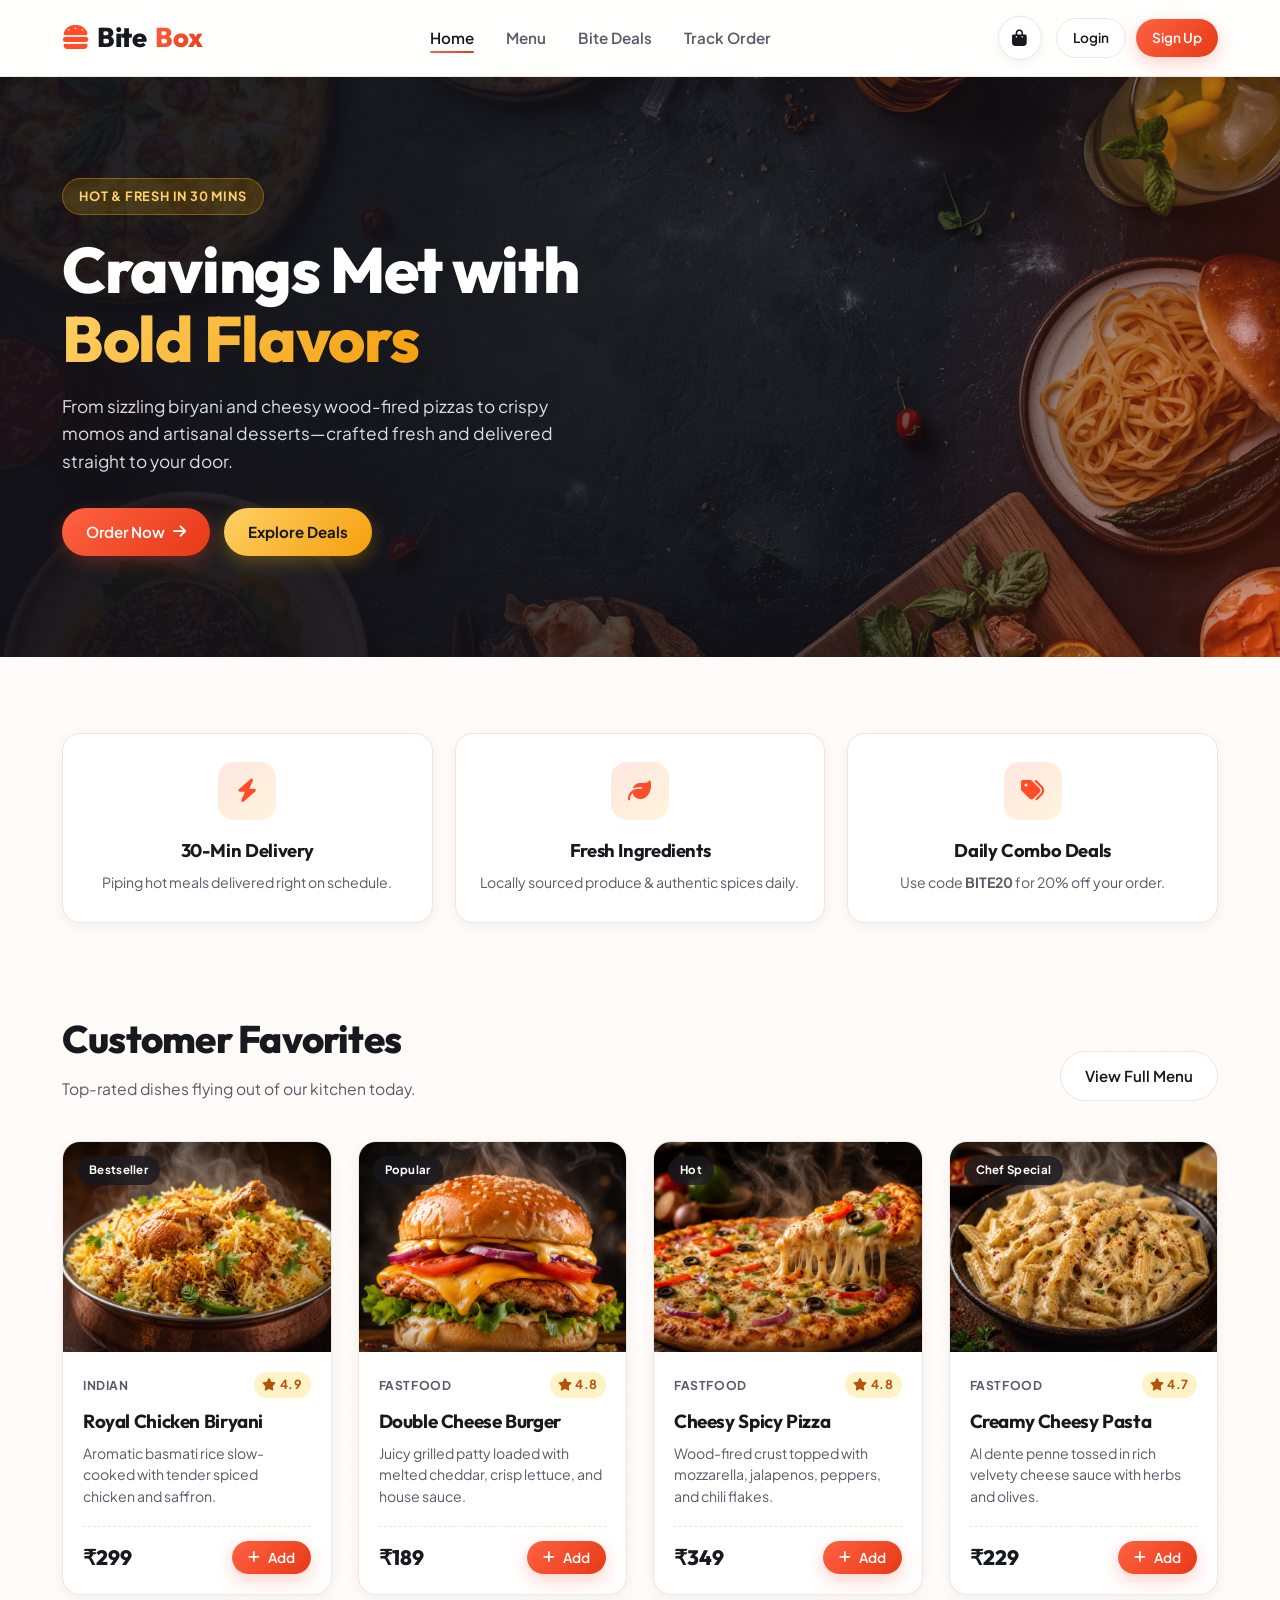
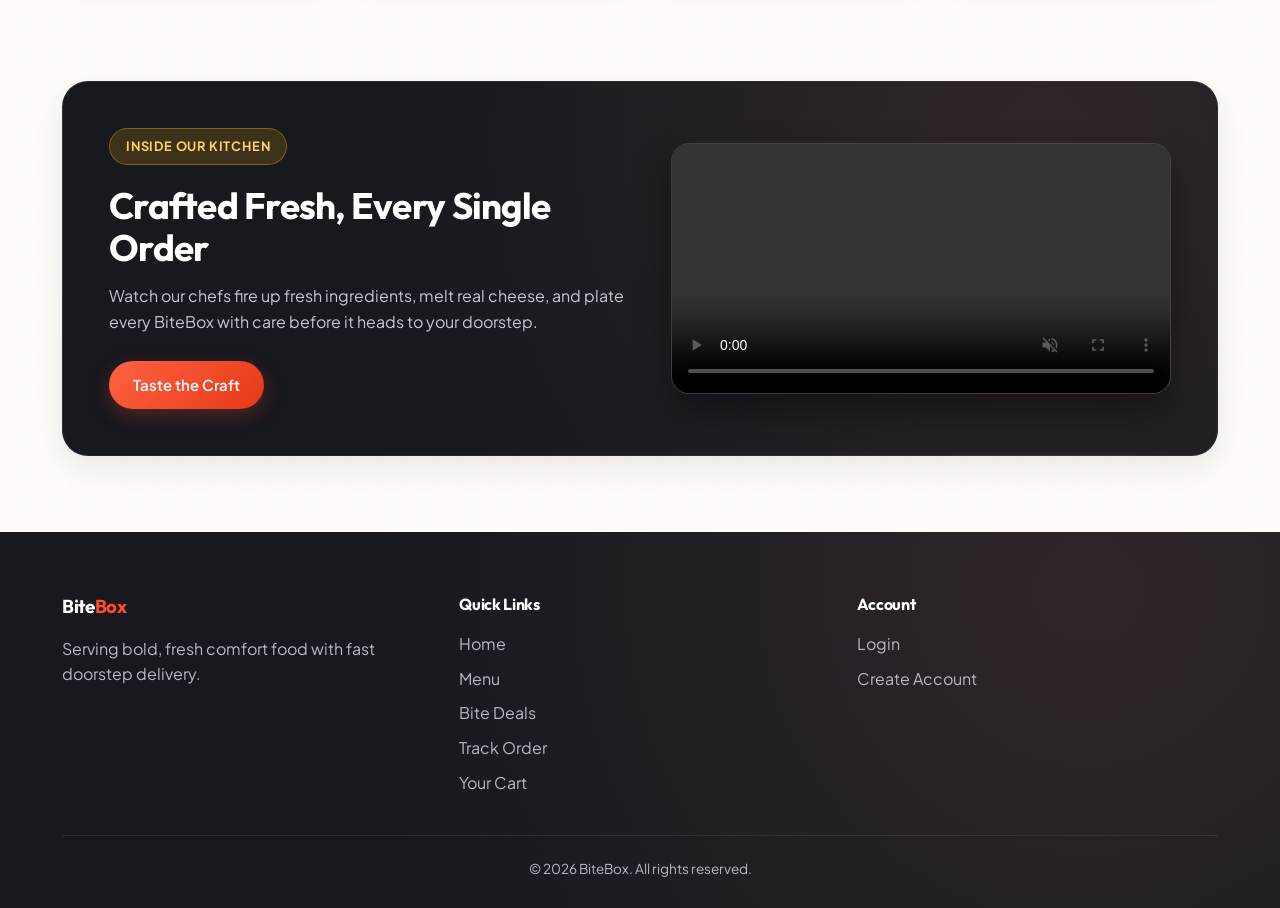
<file: index.html>
<!DOCTYPE html>
<html lang="en">
<head>
  <meta charset="UTF-8">
  <meta name="viewport" content="width=device-width, initial-scale=1.0">
  <title>BiteBox | Fresh Flavors Delivered Fast</title>
  <link rel="apple-touch-icon" sizes="180x180" href="css/image/favicon/apple-touch-icon.png">
  <link rel="icon" type="image/png" sizes="32x32" href="css/image/favicon/favicon-32x32.png">
  <link rel="icon" type="image/png" sizes="16x16" href="css/image/favicon/favicon-16x16.png">
  <link rel="manifest" href="css/image/favicon/site.webmanifest">
  <link rel="stylesheet" href="https://cdnjs.cloudflare.com/ajax/libs/font-awesome/6.5.1/css/all.min.css">
  <link rel="stylesheet" href="css/style.css">
</head>
<body>

  <header class="navbar">
    <div class="container nav-container">
      <a href="index.html" class="brand"><i class="fa-solid fa-burger" style="color: var(--primary);"></i> Bite<span>Box</span></a>
      <ul class="nav-links">
        <li><a href="index.html" class="active">Home</a></li>
        <li><a href="menu.html">Menu</a></li>
        <li><a href="biteDeals.html">Bite Deals</a></li>
        <li><a href="track.html">Track Order</a></li>
      </ul>
      <div class="nav-actions">
        <a href="cart.html" class="cart-btn" aria-label="Cart">
          <i class="fa-solid fa-bag-shopping"></i>
          <span class="cart-badge">0</span>
        </a>
        <div id="auth-slot" style="display:flex; align-items:center; gap:10px;">
          <a href="login.html" class="btn btn-outline btn-sm">Login</a>
          <a href="signup.html" class="btn btn-primary btn-sm">Sign Up</a>
        </div>
        <button class="menu-toggle" aria-label="Menu"><i class="fa-solid fa-bars"></i></button>
      </div>
    </div>
  </header>

  <section class="hero">
    <div class="container">
      <div class="hero-content">
        <span class="hero-tag">Hot & Fresh in 30 Mins</span>
        <h1>Cravings Met with <span>Bold Flavors</span></h1>
        <p>From sizzling biryani and cheesy wood-fired pizzas to crispy momos and artisanal desserts—crafted fresh and delivered straight to your door.</p>
        <div class="hero-actions">
          <a href="menu.html" class="btn btn-primary">Order Now <i class="fa-solid fa-arrow-right"></i></a>
          <a href="biteDeals.html" class="btn btn-secondary">Explore Deals</a>
        </div>
      </div>
    </div>
  </section>

  <section class="section">
    <div class="container">
      <div class="features-grid">
        <div class="feature-box">
          <div class="feature-icon"><i class="fa-solid fa-bolt"></i></div>
          <h3>30-Min Delivery</h3>
          <p style="font-size:0.88rem; color:var(--dark-muted);">Piping hot meals delivered right on schedule.</p>
        </div>
        <div class="feature-box">
          <div class="feature-icon"><i class="fa-solid fa-leaf"></i></div>
          <h3>Fresh Ingredients</h3>
          <p style="font-size:0.88rem; color:var(--dark-muted);">Locally sourced produce & authentic spices daily.</p>
        </div>
        <div class="feature-box">
          <div class="feature-icon"><i class="fa-solid fa-tags"></i></div>
          <h3>Daily Combo Deals</h3>
          <p style="font-size:0.88rem; color:var(--dark-muted);">Use code <strong>BITE20</strong> for 20% off your order.</p>
        </div>
      </div>
    </div>
  </section>

  <section class="section" style="padding-top: 10px;">
    <div class="container">
      <div class="section-header">
        <div>
          <h2>Customer Favorites</h2>
          <p>Top-rated dishes flying out of our kitchen today.</p>
        </div>
        <a href="menu.html" class="btn btn-outline">View Full Menu</a>
      </div>
      <div class="grid" id="featured-grid"></div>
    </div>
  </section>

  <section class="section" style="padding-top: 10px;">
    <div class="container">
      <div class="video-showcase">
        <div class="video-text">
          <span class="hero-tag">Inside Our Kitchen</span>
          <h2>Crafted Fresh, Every Single Order</h2>
          <p>Watch our chefs fire up fresh ingredients, melt real cheese, and plate every BiteBox with care before it heads to your doorstep.</p>
          <a href="menu.html" class="btn btn-primary">Taste the Craft</a>
        </div>
        <video autoplay muted loop playsinline controls>
          <source src="css/image/media/food video.mp4" type="video/mp4">
          Your browser does not support HTML5 video.
        </video>
      </div>
    </div>
  </section>

  <footer class="footer">
    <div class="container">
      <div class="footer-grid">
        <div>
          <h3>Bite<span style="color:var(--primary);">Box</span></h3>
          <p>Serving bold, fresh comfort food with fast doorstep delivery.</p>
        </div>
        <div>
          <h4>Quick Links</h4>
          <ul>
            <li><a href="index.html">Home</a></li>
            <li><a href="menu.html">Menu</a></li>
            <li><a href="biteDeals.html">Bite Deals</a></li>
            <li><a href="track.html">Track Order</a></li>
            <li><a href="cart.html">Your Cart</a></li>
          </ul>
        </div>
        <div>
          <h4>Account</h4>
          <ul>
            <li><a href="login.html">Login</a></li>
            <li><a href="signup.html">Create Account</a></li>
          </ul>
        </div>
      </div>
      <div class="footer-bottom">&copy; 2026 BiteBox. All rights reserved.</div>
    </div>
  </footer>

  <script src="js/scripts.js"></script>
</body>
</html>
</file>
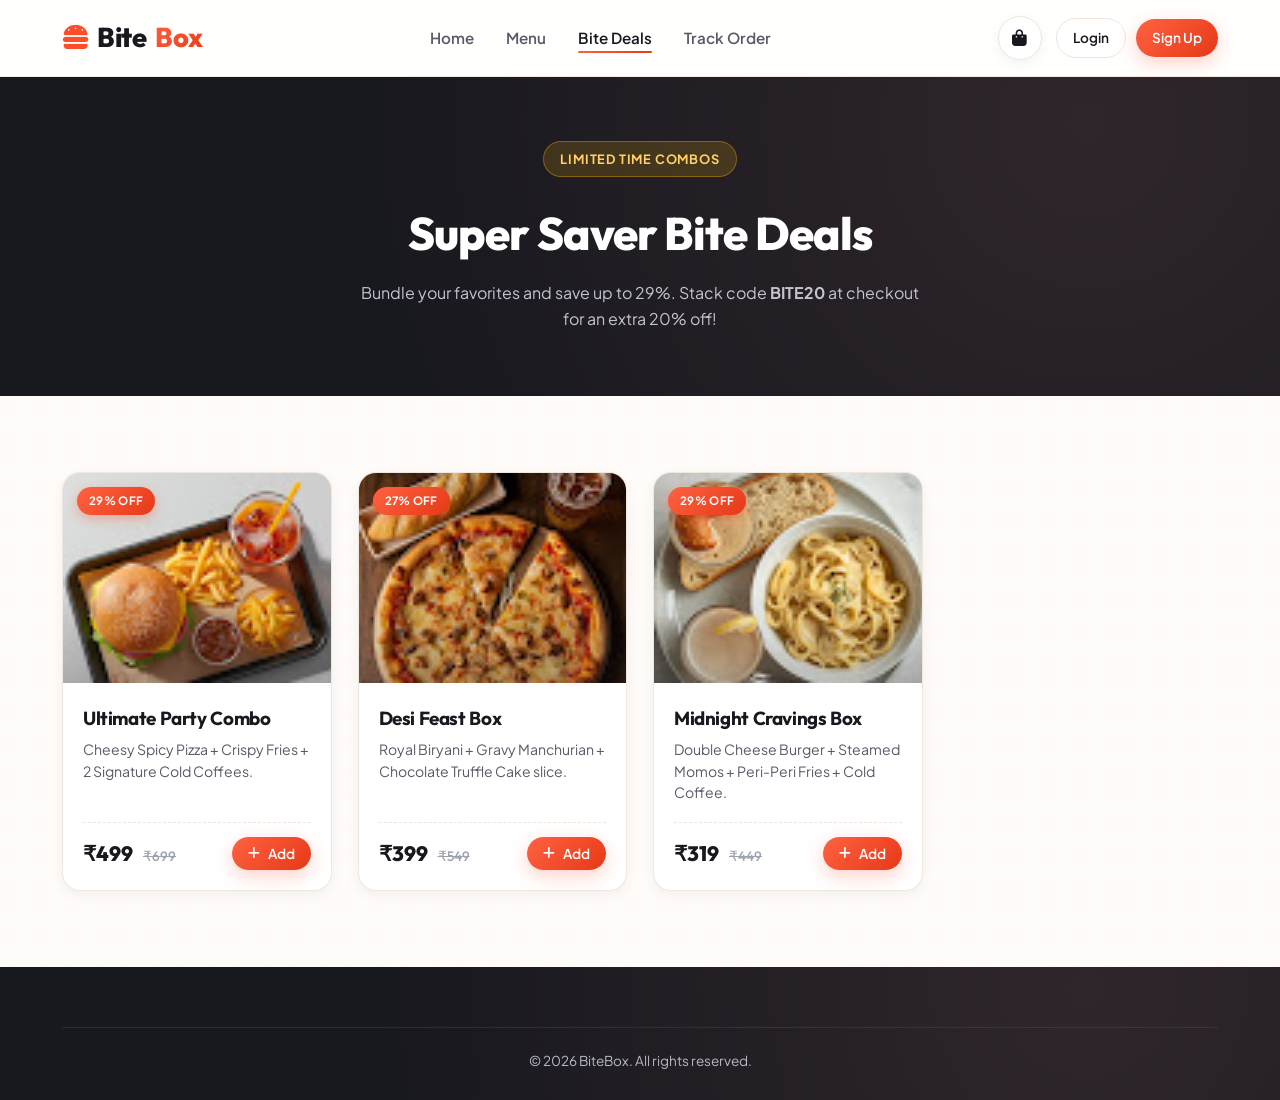
<file: biteDeals.html>
<!DOCTYPE html>
<html lang="en">
<head>
  <meta charset="UTF-8">
  <meta name="viewport" content="width=device-width, initial-scale=1.0">
  <title>Bite Deals | BiteBox</title>
  <link rel="icon" type="image/png" sizes="32x32" href="css/image/favicon/favicon-32x32.png">
  <link rel="stylesheet" href="https://cdnjs.cloudflare.com/ajax/libs/font-awesome/6.5.1/css/all.min.css">
  <link rel="stylesheet" href="css/style.css">
</head>
<body>

  <header class="navbar">
    <div class="container nav-container">
      <a href="index.html" class="brand"><i class="fa-solid fa-burger" style="color: var(--primary);"></i> Bite<span>Box</span></a>
      <ul class="nav-links">
        <li><a href="index.html">Home</a></li>
        <li><a href="menu.html">Menu</a></li>
        <li><a href="biteDeals.html" class="active">Bite Deals</a></li>
        <li><a href="track.html">Track Order</a></li>
      </ul>
      <div class="nav-actions">
        <a href="cart.html" class="cart-btn" aria-label="Cart">
          <i class="fa-solid fa-bag-shopping"></i>
          <span class="cart-badge">0</span>
        </a>
        <div id="auth-slot" style="display:flex; align-items:center; gap:10px;">
          <a href="login.html" class="btn btn-outline btn-sm">Login</a>
          <a href="signup.html" class="btn btn-primary btn-sm">Sign Up</a>
        </div>
        <button class="menu-toggle" aria-label="Menu"><i class="fa-solid fa-bars"></i></button>
      </div>
    </div>
  </header>

  <section class="page-banner">
    <div class="container">
      <span class="hero-tag">Limited Time Combos</span>
      <h1>Super Saver Bite Deals</h1>
      <p>Bundle your favorites and save up to 29%. Stack code <strong>BITE20</strong> at checkout for an extra 20% off!</p>
    </div>
  </section>

  <section class="section">
    <div class="container">
      <div class="grid" id="deals-grid"></div>
    </div>
  </section>

  <footer class="footer">
    <div class="container">
      <div class="footer-bottom">&copy; 2026 BiteBox. All rights reserved.</div>
    </div>
  </footer>

  <script src="js/scripts.js"></script>
</body>
</html>
</file>
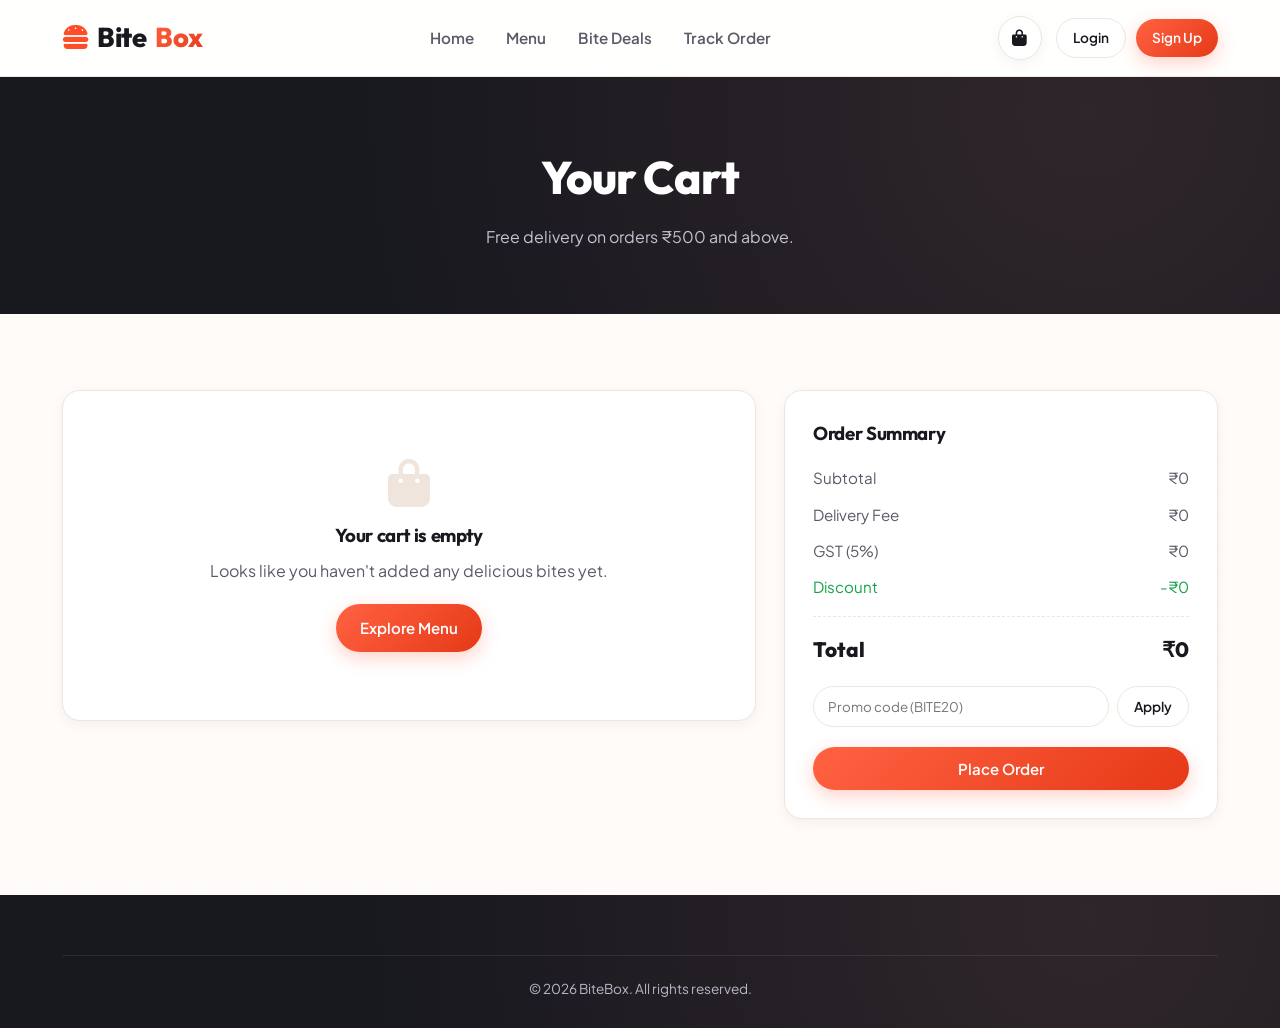
<file: cart.html>
<!DOCTYPE html>
<html lang="en">

<head>
    <meta charset="UTF-8">
    <meta name="viewport" content="width=device-width, initial-scale=1.0">
    <title>Your Cart | BiteBox</title>
    <link rel="icon" type="image/png" sizes="32x32" href="css/image/favicon/favicon-32x32.png">
    <link rel="stylesheet" href="https://cdnjs.cloudflare.com/ajax/libs/font-awesome/6.5.1/css/all.min.css">
    <link rel="stylesheet" href="css/style.css">
</head>

<body>

    <header class="navbar">
        <div class="container nav-container">
            <a href="index.html" class="brand"><i class="fa-solid fa-burger" style="color: var(--primary);"></i>
                Bite<span>Box</span></a>
            <ul class="nav-links">
                <li><a href="index.html">Home</a></li>
                <li><a href="menu.html">Menu</a></li>
                <li><a href="biteDeals.html">Bite Deals</a></li>
                <li><a href="track.html">Track Order</a></li>
            </ul>
            <div class="nav-actions">
                <a href="cart.html" class="cart-btn" aria-label="Cart">
                    <i class="fa-solid fa-bag-shopping"></i>
                    <span class="cart-badge">0</span>
                </a>
                <div id="auth-slot" style="display:flex; align-items:center; gap:10px;">
                    <a href="login.html" class="btn btn-outline btn-sm">Login</a>
                    <a href="signup.html" class="btn btn-primary btn-sm">Sign Up</a>
                </div>
                <button class="menu-toggle" aria-label="Menu"><i class="fa-solid fa-bars"></i></button>
            </div>
        </div>
    </header>

    <section class="page-banner">
        <div class="container">
            <h1>Your Cart</h1>
            <p>Free delivery on orders ₹500 and above.</p>
        </div>
    </section>

    <section class="section">
        <div class="container cart-layout">
            <div class="cart-panel" id="cart-items"></div>

            <aside class="summary-panel">
                <h3 style="margin-bottom: 18px;">Order Summary</h3>
                <div class="summary-row"><span>Subtotal</span><span id="summary-subtotal">₹0</span></div>
                <div class="summary-row"><span>Delivery Fee</span><span id="summary-delivery">₹0</span></div>
                <div class="summary-row"><span>GST (5%)</span><span id="summary-tax">₹0</span></div>
                <div class="summary-row" style="color: var(--success);"><span>Discount</span><span
                        id="summary-discount">-₹0</span></div>
                <div class="summary-row summary-total"><span>Total</span><span id="summary-total">₹0</span></div>

                <div class="promo-group">
                    <input type="text" id="promo-input" placeholder="Promo code (BITE20)">
                    <button class="btn btn-outline btn-sm" id="apply-promo">Apply</button>
                </div>

                <button class="btn btn-primary btn-block" id="checkout-btn">Place Order</button>
            </aside>
        </div>
    </section>

    <div class="modal-overlay" id="order-modal">
        <div class="modal-box">
            <i class="fa-solid fa-circle-check"
                style="font-size: 3.5rem; color: var(--success); margin-bottom: 16px;"></i>
            <h2>Order Confirmed!</h2>
            <p style="color: var(--dark-muted); margin: 10px 0 6px;">Order ID: <strong id="modal-order-id"
                    style="color: var(--dark);"></strong></p>
            <p style="color: var(--dark-muted); margin-bottom: 24px;">Your BiteBox is being freshly prepared and will
                reach you within 30 minutes.</p>
            <div style="display:flex; gap:10px;">
                <a href="track.html" id="modal-track-link" class="btn btn-primary btn-block">Track Order</a>
                <a href="index.html" class="btn btn-outline btn-block">Home</a>
            </div>
        </div>
    </div>

    <footer class="footer">
        <div class="container">
            <div class="footer-bottom">&copy; 2026 BiteBox. All rights reserved.</div>
        </div>
    </footer>

    <script src="js/scripts.js"></script>
</body>

</html>
</file>
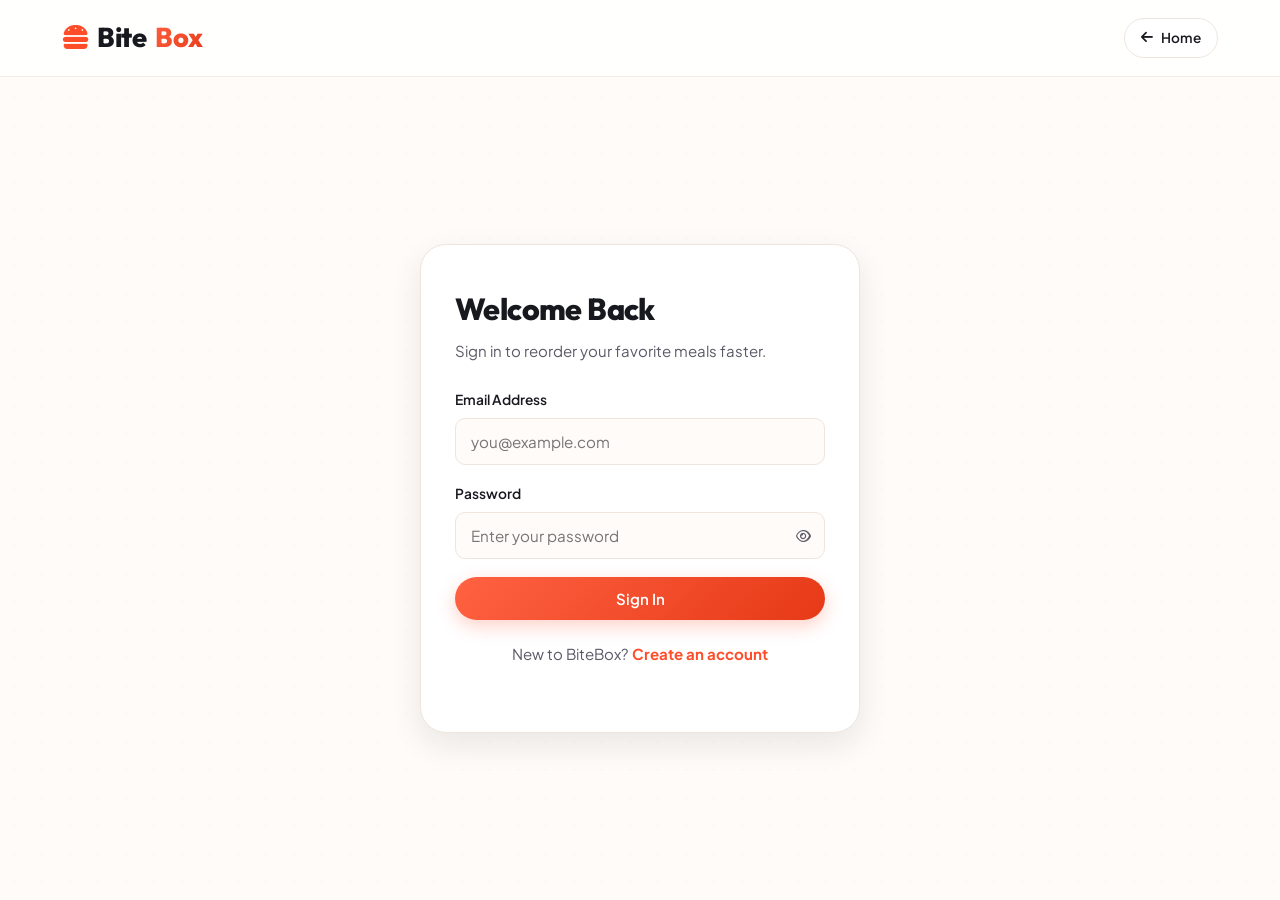
<file: login.html>
<!DOCTYPE html>
<html lang="en">
<head>
  <meta charset="UTF-8">
  <meta name="viewport" content="width=device-width, initial-scale=1.0">
  <title>Login | BiteBox</title>
  <link rel="icon" type="image/png" sizes="32x32" href="css/image/favicon/favicon-32x32.png">
  <link rel="stylesheet" href="https://cdnjs.cloudflare.com/ajax/libs/font-awesome/6.5.1/css/all.min.css">
  <link rel="stylesheet" href="css/style.css">
</head>
<body>

  <header class="navbar">
    <div class="container nav-container">
      <a href="index.html" class="brand"><i class="fa-solid fa-burger" style="color: var(--primary);"></i> Bite<span>Box</span></a>
      <a href="index.html" class="btn btn-outline btn-sm"><i class="fa-solid fa-arrow-left"></i> Home</a>
    </div>
  </header>

  <main class="auth-wrapper">
    <div class="auth-card">
      <h1>Welcome Back</h1>
      <p>Sign in to reorder your favorite meals faster.</p>
      <form id="login-form">
        <div class="form-group">
          <label for="login-email">Email Address</label>
          <input type="email" id="login-email" placeholder="you@example.com" required>
        </div>
        <div class="form-group">
          <label for="login-password">Password</label>
          <div class="input-wrap">
            <input type="password" id="login-password" placeholder="Enter your password" required>
            <button type="button" class="toggle-pass" aria-label="Show password"><i class="fa-regular fa-eye"></i></button>
          </div>
        </div>
        <button type="submit" class="btn btn-primary btn-block">Sign In</button>
      </form>
      <p class="auth-footer">New to BiteBox? <a href="signup.html">Create an account</a></p>
    </div>
  </main>

  <script src="js/scripts.js"></script>
</body>
</html>
</file>
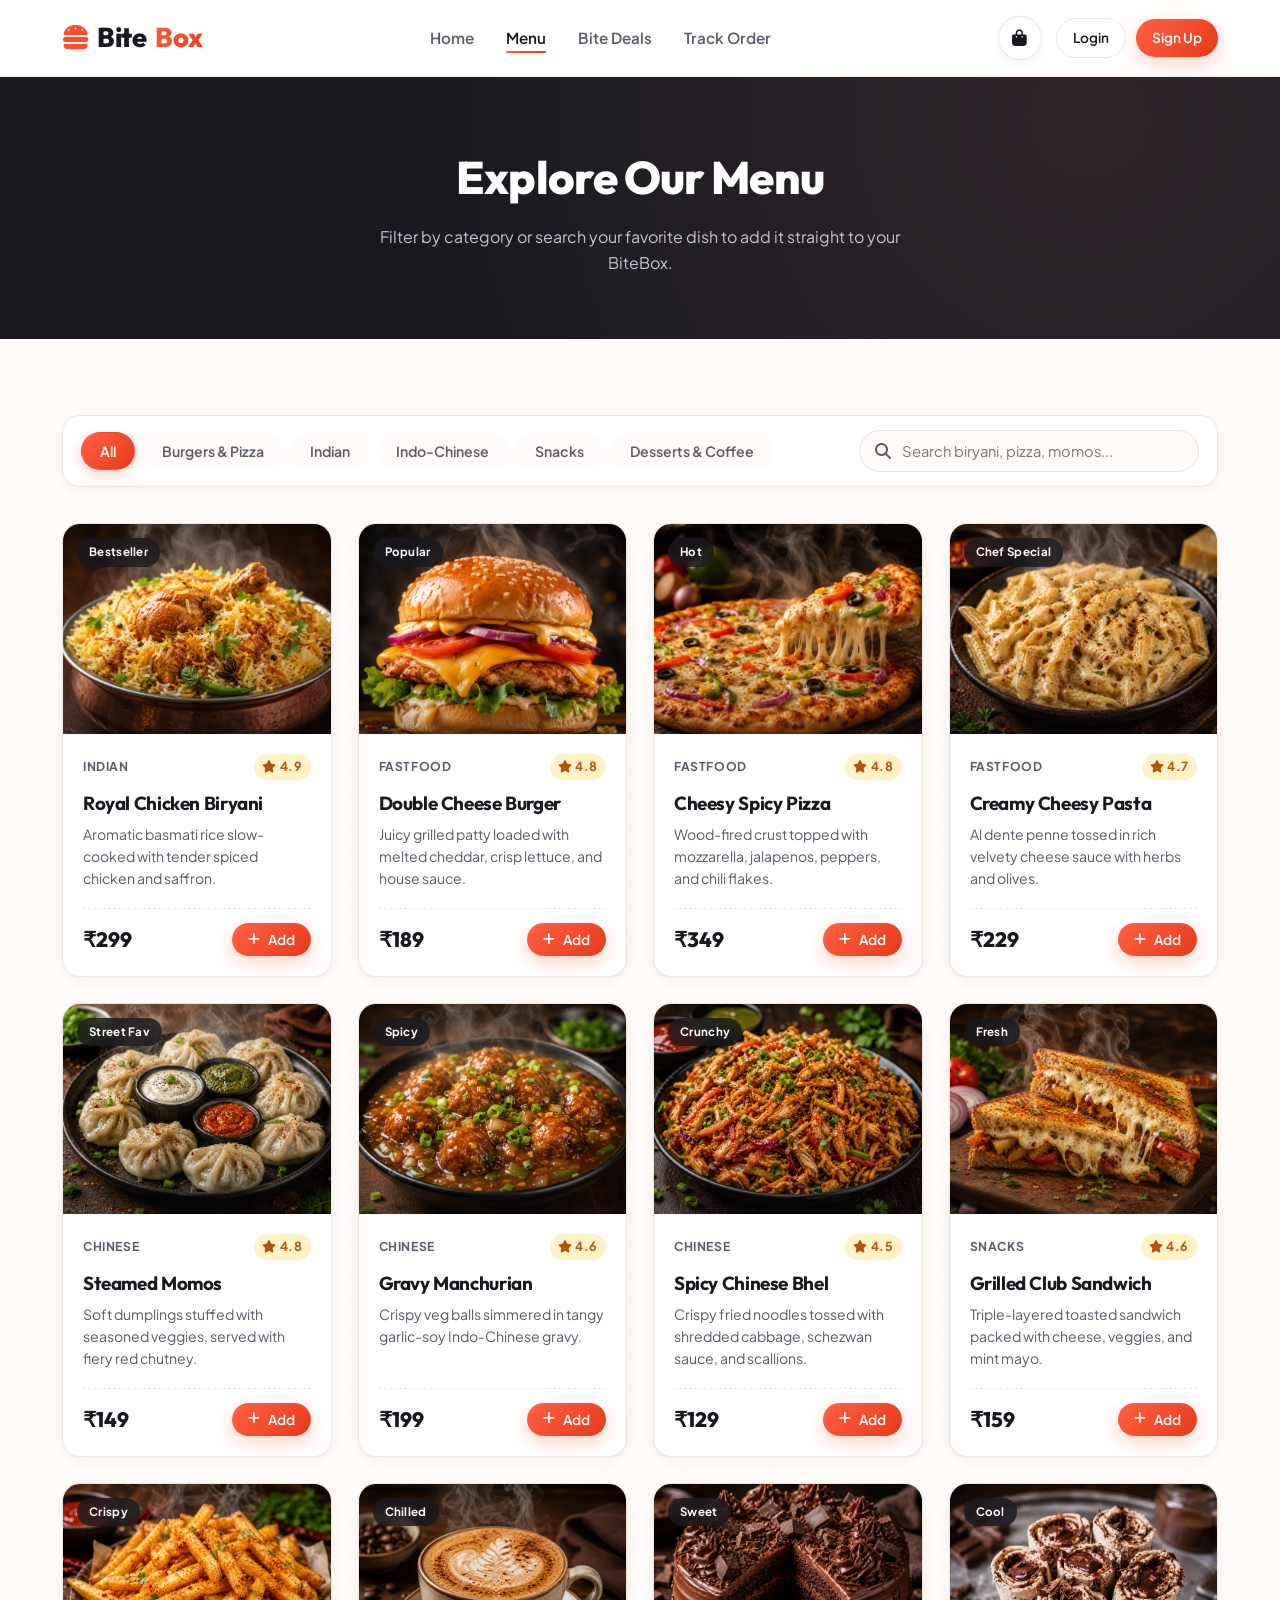
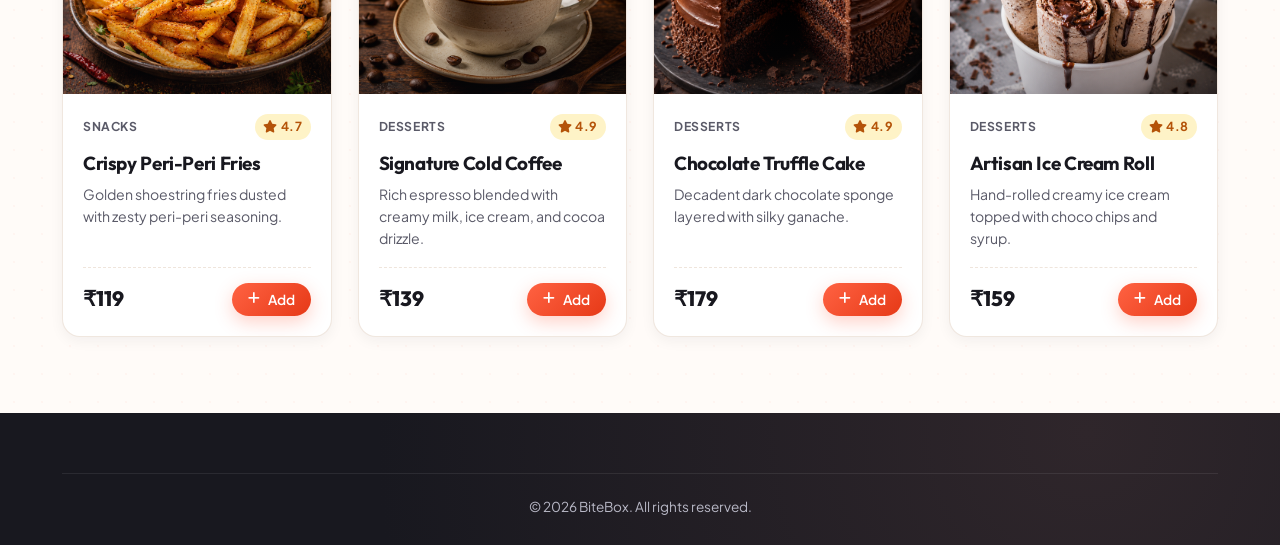
<file: menu.html>
<!DOCTYPE html>
<html lang="en">
<head>
  <meta charset="UTF-8">
  <meta name="viewport" content="width=device-width, initial-scale=1.0">
  <title>Menu | BiteBox</title>
  <link rel="icon" type="image/png" sizes="32x32" href="css/image/favicon/favicon-32x32.png">
  <link rel="stylesheet" href="https://cdnjs.cloudflare.com/ajax/libs/font-awesome/6.5.1/css/all.min.css">
  <link rel="stylesheet" href="css/style.css">
</head>
<body>

  <header class="navbar">
    <div class="container nav-container">
      <a href="index.html" class="brand"><i class="fa-solid fa-burger" style="color: var(--primary);"></i> Bite<span>Box</span></a>
      <ul class="nav-links">
        <li><a href="index.html">Home</a></li>
        <li><a href="menu.html" class="active">Menu</a></li>
        <li><a href="biteDeals.html">Bite Deals</a></li>
        <li><a href="track.html">Track Order</a></li>
      </ul>
      <div class="nav-actions">
        <a href="cart.html" class="cart-btn" aria-label="Cart">
          <i class="fa-solid fa-bag-shopping"></i>
          <span class="cart-badge">0</span>
        </a>
        <div id="auth-slot" style="display:flex; align-items:center; gap:10px;">
          <a href="login.html" class="btn btn-outline btn-sm">Login</a>
          <a href="signup.html" class="btn btn-primary btn-sm">Sign Up</a>
        </div>
        <button class="menu-toggle" aria-label="Menu"><i class="fa-solid fa-bars"></i></button>
      </div>
    </div>
  </header>

  <section class="page-banner">
    <div class="container">
      <h1>Explore Our Menu</h1>
      <p>Filter by category or search your favorite dish to add it straight to your BiteBox.</p>
    </div>
  </section>

  <section class="section">
    <div class="container">
      <div class="menu-controls">
        <div class="filter-pills">
          <button class="pill active" data-category="all">All</button>
          <button class="pill" data-category="fastfood">Burgers & Pizza</button>
          <button class="pill" data-category="indian">Indian</button>
          <button class="pill" data-category="chinese">Indo-Chinese</button>
          <button class="pill" data-category="snacks">Snacks</button>
          <button class="pill" data-category="desserts">Desserts & Coffee</button>
        </div>
        <div class="search-box">
          <i class="fa-solid fa-magnifying-glass"></i>
          <input type="text" id="menu-search" placeholder="Search biryani, pizza, momos...">
        </div>
      </div>

      <div class="grid" id="menu-grid"></div>
    </div>
  </section>

  <footer class="footer">
    <div class="container">
      <div class="footer-bottom">&copy; 2026 BiteBox. All rights reserved.</div>
    </div>
  </footer>

  <script src="js/scripts.js"></script>
</body>
</html>
</file>
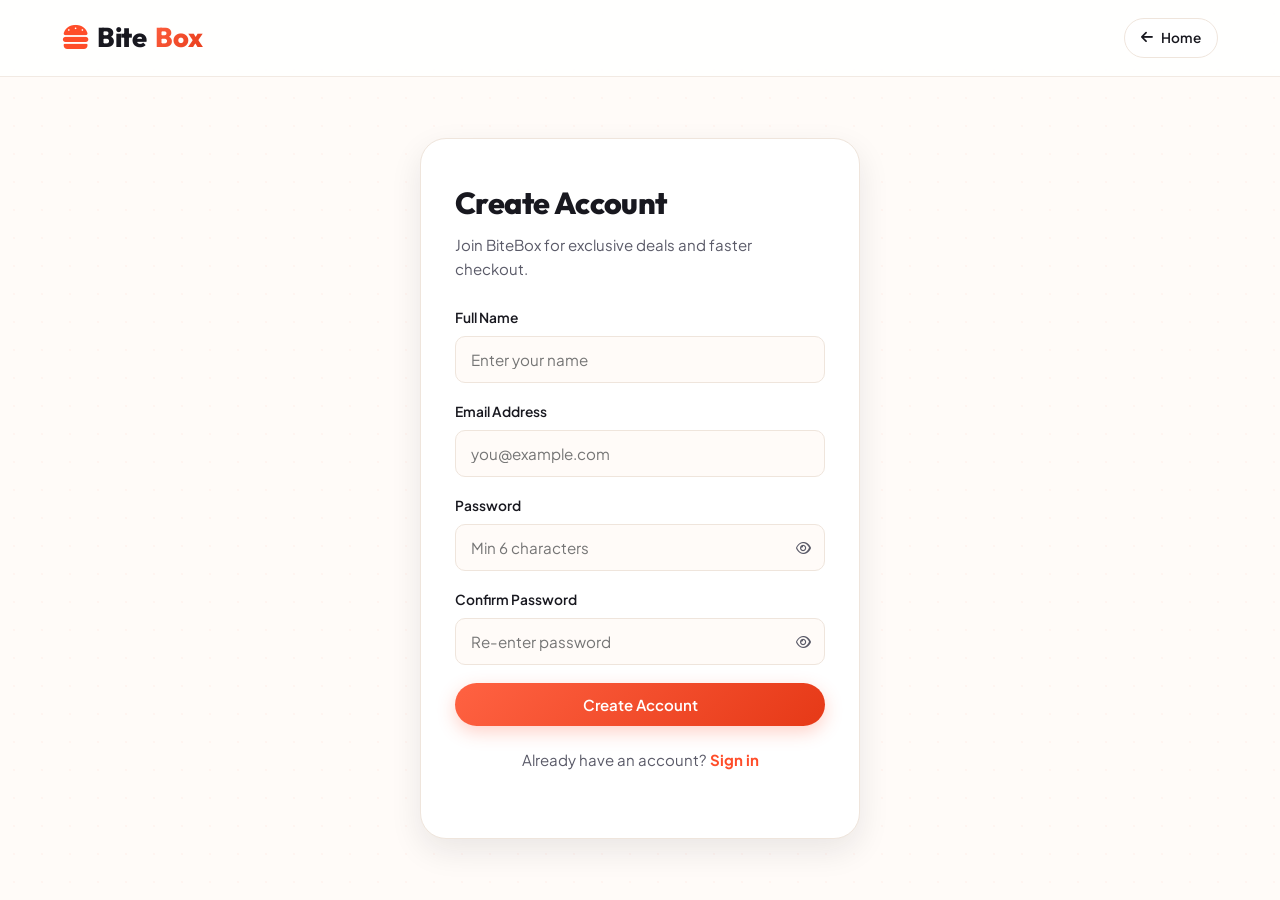
<file: signup.html>
<!DOCTYPE html>
<html lang="en">
<head>
  <meta charset="UTF-8">
  <meta name="viewport" content="width=device-width, initial-scale=1.0">
  <title>Sign Up | BiteBox</title>
  <link rel="icon" type="image/png" sizes="32x32" href="css/image/favicon/favicon-32x32.png">
  <link rel="stylesheet" href="https://cdnjs.cloudflare.com/ajax/libs/font-awesome/6.5.1/css/all.min.css">
  <link rel="stylesheet" href="css/style.css">
</head>
<body>

  <header class="navbar">
    <div class="container nav-container">
      <a href="index.html" class="brand"><i class="fa-solid fa-burger" style="color: var(--primary);"></i> Bite<span>Box</span></a>
      <a href="index.html" class="btn btn-outline btn-sm"><i class="fa-solid fa-arrow-left"></i> Home</a>
    </div>
  </header>

  <main class="auth-wrapper">
    <div class="auth-card">
      <h1>Create Account</h1>
      <p>Join BiteBox for exclusive deals and faster checkout.</p>
      <form id="signup-form">
        <div class="form-group">
          <label for="signup-name">Full Name</label>
          <input type="text" id="signup-name" placeholder="Enter your name" required>
        </div>
        <div class="form-group">
          <label for="signup-email">Email Address</label>
          <input type="email" id="signup-email" placeholder="you@example.com" required>
        </div>
        <div class="form-group">
          <label for="signup-password">Password</label>
          <div class="input-wrap">
            <input type="password" id="signup-password" placeholder="Min 6 characters" required>
            <button type="button" class="toggle-pass" aria-label="Show password"><i class="fa-regular fa-eye"></i></button>
          </div>
        </div>
        <div class="form-group">
          <label for="signup-confirm">Confirm Password</label>
          <div class="input-wrap">
            <input type="password" id="signup-confirm" placeholder="Re-enter password" required>
            <button type="button" class="toggle-pass" aria-label="Show password"><i class="fa-regular fa-eye"></i></button>
          </div>
        </div>
        <button type="submit" class="btn btn-primary btn-block">Create Account</button>
      </form>
      <p class="auth-footer">Already have an account? <a href="login.html">Sign in</a></p>
    </div>
  </main>

  <script src="js/scripts.js"></script>
</body>
</html>
</file>
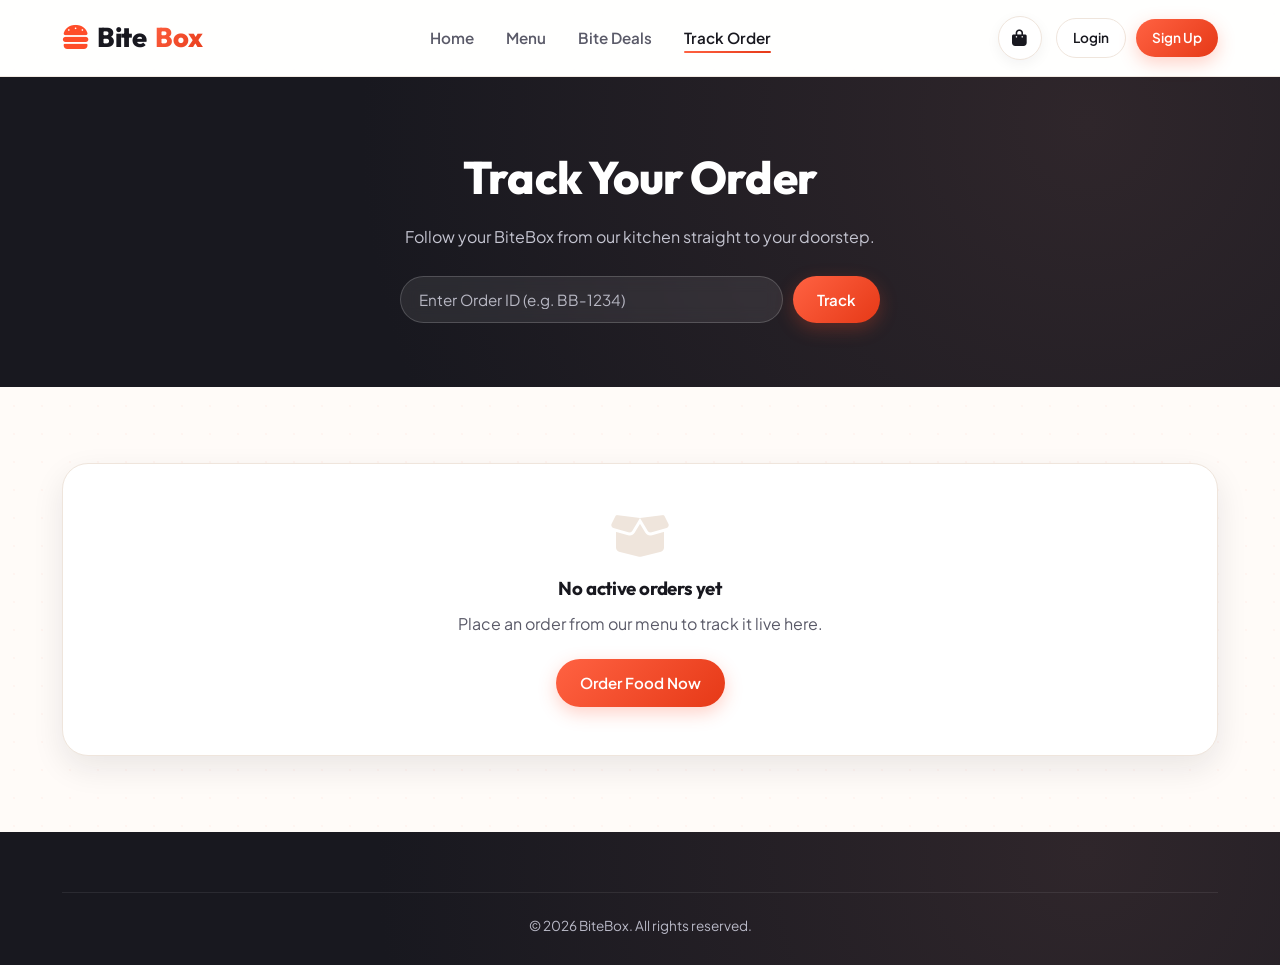
<file: track.html>
<!DOCTYPE html>
<html lang="en">
<head>
  <meta charset="UTF-8">
  <meta name="viewport" content="width=device-width, initial-scale=1.0">
  <title>Track Order | BiteBox</title>
  <link rel="icon" type="image/png" sizes="32x32" href="css/image/favicon/favicon-32x32.png">
  <link rel="stylesheet" href="https://cdnjs.cloudflare.com/ajax/libs/font-awesome/6.5.1/css/all.min.css">
  <link rel="stylesheet" href="css/style.css">
</head>
<body>

  <header class="navbar">
    <div class="container nav-container">
      <a href="index.html" class="brand"><i class="fa-solid fa-burger" style="color: var(--primary);"></i> Bite<span>Box</span></a>
      <ul class="nav-links">
        <li><a href="index.html">Home</a></li>
        <li><a href="menu.html">Menu</a></li>
        <li><a href="biteDeals.html">Bite Deals</a></li>
        <li><a href="track.html" class="active">Track Order</a></li>
      </ul>
      <div class="nav-actions">
        <a href="cart.html" class="cart-btn" aria-label="Cart">
          <i class="fa-solid fa-bag-shopping"></i>
          <span class="cart-badge">0</span>
        </a>
        <div id="auth-slot" style="display:flex; align-items:center; gap:10px;">
          <a href="login.html" class="btn btn-outline btn-sm">Login</a>
          <a href="signup.html" class="btn btn-primary btn-sm">Sign Up</a>
        </div>
        <button class="menu-toggle" aria-label="Menu"><i class="fa-solid fa-bars"></i></button>
      </div>
    </div>
  </header>

  <section class="page-banner">
    <div class="container">
      <h1>Track Your Order</h1>
      <p>Follow your BiteBox from our kitchen straight to your doorstep.</p>
      <form id="track-search-form" class="track-search">
        <input type="text" id="track-order-input" placeholder="Enter Order ID (e.g. BB-1234)" required>
        <button type="submit" class="btn btn-primary">Track</button>
      </form>
    </div>
  </section>

  <section class="section">
    <div class="container">
      <div id="tracker-view"></div>

      <div class="recent-orders-section" id="recent-orders-wrap" style="margin-top: 44px; display: none;">
        <h3 style="margin-bottom: 16px;">Your Recent Orders</h3>
        <div class="recent-orders-grid" id="recent-orders-list"></div>
      </div>
    </div>
  </section>

  <footer class="footer">
    <div class="container">
      <div class="footer-bottom">&copy; 2026 BiteBox. All rights reserved.</div>
    </div>
  </footer>

  <script src="js/scripts.js"></script>
</body>
</html>
</file>
<file: css/style.css>
@import url('https://fonts.googleapis.com/css2?family=Outfit:wght@600;700;800&family=Plus+Jakarta+Sans:wght@400;500;600;700&display=swap');

:root {
  --primary: #FF4D29;
  --primary-dark: #D93818;
  --primary-gradient: linear-gradient(135deg, #FF6242 0%, #E63917 100%);
  --secondary: #FFB703;
  --secondary-gradient: linear-gradient(135deg, #FFD166 0%, #F59E0B 100%);
  --dark: #18181F;
  --dark-surface: #23232E;
  --dark-gradient: radial-gradient(circle at 85% 15%, #2F262B 0%, #18181F 65%);
  --dark-muted: #5A5A68;
  --bg-light: #FFFBF8;
  --surface: #FFFFFF;
  --border: #EFE5DC;
  --success: #16A34A;
  --danger: #EF4444;

  --font-display: 'Outfit', sans-serif;
  --font-body: 'Plus Jakarta Sans', sans-serif;

  --radius-sm: 10px;
  --radius-md: 18px;
  --radius-lg: 26px;

  --shadow-sm: 0 4px 14px rgba(24, 24, 31, 0.05);
  --shadow-md: 0 12px 32px rgba(24, 24, 31, 0.09);
  --shadow-hover: 0 20px 40px rgba(24, 24, 31, 0.14);
  --shadow-glow: 0 10px 24px rgba(255, 77, 41, 0.32);

  --ease: cubic-bezier(0.22, 1, 0.36, 1);
  --transition: all 0.28s var(--ease);
}

* {
  margin: 0;
  padding: 0;
  box-sizing: border-box;
}

html {
  scroll-behavior: smooth;
}

::selection {
  background: var(--primary);
  color: #fff;
}

::-webkit-scrollbar {
  width: 9px;
}

::-webkit-scrollbar-track {
  background: var(--bg-light);
}

::-webkit-scrollbar-thumb {
  background: #D9CCC2;
  border-radius: 999px;
}

::-webkit-scrollbar-thumb:hover {
  background: var(--primary);
}

body {
  font-family: var(--font-body);
  background-color: var(--bg-light);
  background-image: radial-gradient(rgba(255, 77, 41, 0.035) 1px, transparent 1px);
  background-size: 28px 28px;
  color: var(--dark);
  line-height: 1.6;
  min-height: 100vh;
  display: flex;
  flex-direction: column;
  -webkit-font-smoothing: antialiased;
}

h1, h2, h3, h4, .brand {
  font-family: var(--font-display);
  letter-spacing: -0.02em;
}

a {
  text-decoration: none;
  color: inherit;
}

img, video {
  max-width: 100%;
  display: block;
}

.container {
  width: 100%;
  max-width: 1200px;
  margin: 0 auto;
  padding: 0 22px;
}

/* ===== Navbar ===== */
.navbar {
  background: rgba(255, 255, 255, 0.84);
  backdrop-filter: blur(16px);
  -webkit-backdrop-filter: blur(16px);
  border-bottom: 1px solid rgba(239, 229, 220, 0.8);
  position: sticky;
  top: 0;
  z-index: 1000;
}

.nav-container {
  display: flex;
  align-items: center;
  justify-content: space-between;
  height: 76px;
}

.brand {
  font-size: 1.7rem;
  font-weight: 800;
  display: flex;
  align-items: center;
  gap: 9px;
  transition: var(--transition);
}

.brand:hover {
  transform: scale(1.03);
}

.brand span {
  background: var(--primary-gradient);
  background-clip: text;
  -webkit-background-clip: text;
  -webkit-text-fill-color: transparent;
}

.nav-links {
  display: flex;
  align-items: center;
  gap: 32px;
  list-style: none;
}

.nav-links a {
  font-weight: 600;
  font-size: 0.95rem;
  color: var(--dark-muted);
  transition: var(--transition);
  position: relative;
  padding: 6px 0;
}

.nav-links a::after {
  content: '';
  position: absolute;
  left: 0;
  bottom: 0;
  width: 0;
  height: 2.5px;
  border-radius: 999px;
  background: var(--primary-gradient);
  transition: width 0.25s var(--ease);
}

.nav-links a:hover,
.nav-links a.active {
  color: var(--dark);
}

.nav-links a:hover::after,
.nav-links a.active::after {
  width: 100%;
}

.nav-actions {
  display: flex;
  align-items: center;
  gap: 14px;
}

.cart-btn {
  position: relative;
  background: var(--surface);
  border: 1.5px solid var(--border);
  width: 44px;
  height: 44px;
  border-radius: 50%;
  display: grid;
  place-items: center;
  color: var(--dark);
  font-size: 1.05rem;
  box-shadow: var(--shadow-sm);
  transition: var(--transition);
}

.cart-btn:hover {
  background: var(--primary-gradient);
  color: #fff;
  border-color: transparent;
  transform: translateY(-2px);
  box-shadow: var(--shadow-glow);
}

.cart-badge {
  position: absolute;
  top: -5px;
  right: -5px;
  background: var(--primary-gradient);
  color: #fff;
  font-size: 0.7rem;
  font-weight: 700;
  min-width: 21px;
  height: 21px;
  border-radius: 999px;
  display: grid;
  place-items: center;
  padding: 0 5px;
  border: 2px solid #fff;
  box-shadow: 0 2px 8px rgba(255, 77, 41, 0.4);
}

.menu-toggle {
  display: none;
  background: none;
  border: none;
  font-size: 1.5rem;
  color: var(--dark);
  cursor: pointer;
}

/* ===== Buttons ===== */
.btn {
  display: inline-flex;
  align-items: center;
  justify-content: center;
  gap: 8px;
  padding: 12px 24px;
  border-radius: 999px;
  font-weight: 600;
  font-size: 0.94rem;
  cursor: pointer;
  border: none;
  transition: var(--transition);
  font-family: inherit;
  position: relative;
  overflow: hidden;
}

.btn:active {
  transform: scale(0.97);
}

.btn-primary {
  background: var(--primary-gradient);
  color: #fff;
  box-shadow: 0 6px 18px rgba(255, 77, 41, 0.26);
}

.btn-primary:hover {
  transform: translateY(-2px);
  box-shadow: var(--shadow-glow);
  filter: brightness(1.05);
}

.btn-outline {
  background: var(--surface);
  color: var(--dark);
  border: 1.5px solid var(--border);
}

.btn-outline:hover {
  border-color: var(--primary);
  color: var(--primary);
  background: rgba(255, 77, 41, 0.04);
  transform: translateY(-2px);
}

.btn-secondary {
  background: var(--secondary-gradient);
  color: var(--dark);
  font-weight: 700;
  box-shadow: 0 6px 18px rgba(255, 183, 3, 0.28);
}

.btn-secondary:hover {
  transform: translateY(-2px);
  box-shadow: 0 10px 24px rgba(255, 183, 3, 0.4);
}

.btn-sm {
  padding: 8px 16px;
  font-size: 0.85rem;
}

.btn-block {
  width: 100%;
}

/* ===== Hero Section ===== */
.hero {
  position: relative;
  min-height: 580px;
  display: flex;
  align-items: center;
  background:
    linear-gradient(105deg, rgba(18, 18, 24, 0.92) 32%, rgba(18, 18, 24, 0.55) 70%, rgba(255, 77, 41, 0.2) 100%),
    url('image/biteboxbanner.img.jpg') center/cover no-repeat;
  color: #fff;
  padding: 84px 0;
  overflow: hidden;
}

.hero-content {
  max-width: 620px;
  animation: fadeUp 0.7s var(--ease) both;
}

.hero-tag {
  display: inline-flex;
  align-items: center;
  gap: 8px;
  background: rgba(255, 183, 3, 0.16);
  backdrop-filter: blur(8px);
  color: #FFD166;
  border: 1px solid rgba(255, 183, 3, 0.35);
  padding: 7px 16px;
  border-radius: 999px;
  font-size: 0.8rem;
  font-weight: 700;
  letter-spacing: 0.8px;
  text-transform: uppercase;
  margin-bottom: 20px;
}

.hero h1 {
  font-size: clamp(2.5rem, 5.5vw, 4rem);
  line-height: 1.08;
  font-weight: 800;
  margin-bottom: 20px;
}

.hero h1 span {
  background: var(--secondary-gradient);
  background-clip: text;
  -webkit-background-clip: text;
  -webkit-text-fill-color: transparent;
}

.hero p {
  font-size: 1.08rem;
  color: #DCDCE4;
  margin-bottom: 32px;
  max-width: 520px;
}

.hero-actions {
  display: flex;
  flex-wrap: wrap;
  gap: 14px;
}

/* ===== Sections & Page Banners ===== */
.section {
  padding: 76px 0;
}

.section-header {
  display: flex;
  justify-content: space-between;
  align-items: flex-end;
  flex-wrap: wrap;
  gap: 16px;
  margin-bottom: 40px;
}

.section-header h2 {
  font-size: clamp(1.75rem, 3.2vw, 2.4rem);
  font-weight: 800;
}

.section-header p {
  color: var(--dark-muted);
  margin-top: 6px;
  font-size: 0.98rem;
}

.page-banner {
  background: var(--dark-gradient);
  color: #fff;
  padding: 64px 0;
  text-align: center;
  position: relative;
  overflow: hidden;
}

.page-banner h1 {
  font-size: clamp(2rem, 4.2vw, 2.85rem);
  font-weight: 800;
  margin-bottom: 10px;
}

.page-banner p {
  color: #C4C4D0;
  max-width: 560px;
  margin: 0 auto;
}

/* ===== Food Cards Grid ===== */
.grid {
  display: grid;
  grid-template-columns: repeat(auto-fill, minmax(265px, 1fr));
  gap: 26px;
}

.card {
  background: var(--surface);
  border: 1px solid rgba(239, 229, 220, 0.9);
  border-radius: var(--radius-md);
  overflow: hidden;
  box-shadow: var(--shadow-sm);
  transition: var(--transition);
  display: flex;
  flex-direction: column;
}

.card:hover {
  transform: translateY(-8px);
  box-shadow: var(--shadow-hover);
  border-color: rgba(255, 77, 41, 0.25);
}

.card-img-wrap {
  position: relative;
  height: 210px;
  overflow: hidden;
  background: #F6EFEA;
}

.card-img-wrap::after {
  content: '';
  position: absolute;
  inset: 0;
  background: linear-gradient(to top, rgba(24, 24, 31, 0.22) 0%, transparent 45%);
  pointer-events: none;
}

.card-img-wrap img {
  width: 100%;
  height: 100%;
  object-fit: cover;
  transition: transform 0.55s var(--ease);
}

.card:hover .card-img-wrap img {
  transform: scale(1.08);
}

.badge-pill {
  position: absolute;
  top: 14px;
  left: 14px;
  z-index: 2;
  background: rgba(24, 24, 31, 0.78);
  backdrop-filter: blur(8px);
  color: #fff;
  font-size: 0.72rem;
  font-weight: 700;
  letter-spacing: 0.3px;
  padding: 5px 12px;
  border-radius: 999px;
}

.badge-deal {
  background: var(--primary-gradient);
  box-shadow: 0 4px 12px rgba(255, 77, 41, 0.35);
}

.card-body {
  padding: 20px;
  display: flex;
  flex-direction: column;
  flex: 1;
}

.card-meta {
  display: flex;
  justify-content: space-between;
  align-items: center;
  font-size: 0.76rem;
  font-weight: 700;
  letter-spacing: 0.6px;
  color: var(--dark-muted);
  margin-bottom: 8px;
}

.rating {
  background: #FEF3C7;
  color: #B45309;
  padding: 3px 8px;
  border-radius: 999px;
  font-weight: 700;
  font-size: 0.78rem;
}

.card-title {
  font-size: 1.18rem;
  font-weight: 700;
  margin-bottom: 6px;
  color: var(--dark);
}

.card-desc {
  font-size: 0.88rem;
  color: var(--dark-muted);
  margin-bottom: 18px;
  flex: 1;
  line-height: 1.55;
}

.card-footer {
  display: flex;
  align-items: center;
  justify-content: space-between;
  padding-top: 14px;
  border-top: 1px dashed var(--border);
}

.price {
  font-family: var(--font-display);
  font-size: 1.3rem;
  font-weight: 800;
  color: var(--dark);
}

.price-old {
  font-size: 0.85rem;
  color: #9CA3AF;
  text-decoration: line-through;
  margin-left: 6px;
  font-weight: 500;
}

/* ===== Video Showcase ===== */
.video-showcase {
  background: var(--dark-gradient);
  color: #fff;
  border-radius: var(--radius-lg);
  overflow: hidden;
  display: grid;
  grid-template-columns: 1.05fr 1fr;
  align-items: center;
  gap: 38px;
  padding: 46px;
  box-shadow: var(--shadow-md);
  border: 1px solid rgba(255, 255, 255, 0.06);
}

.video-showcase video {
  width: 100%;
  border-radius: var(--radius-md);
  max-height: 360px;
  object-fit: cover;
  box-shadow: 0 18px 36px rgba(0, 0, 0, 0.4);
  border: 1px solid rgba(255, 255, 255, 0.14);
}

.video-text h2 {
  font-size: clamp(1.7rem, 3vw, 2.3rem);
  line-height: 1.15;
  margin-bottom: 14px;
}

.video-text p {
  color: #C7C7D4;
  margin-bottom: 26px;
}

/* ===== Features Strip ===== */
.features-grid {
  display: grid;
  grid-template-columns: repeat(auto-fit, minmax(240px, 1fr));
  gap: 22px;
}

.feature-box {
  background: var(--surface);
  padding: 28px 24px;
  border-radius: var(--radius-md);
  border: 1px solid var(--border);
  text-align: center;
  box-shadow: var(--shadow-sm);
  transition: var(--transition);
}

.feature-box:hover {
  transform: translateY(-5px);
  box-shadow: var(--shadow-md);
  border-color: rgba(255, 77, 41, 0.25);
}

.feature-icon {
  width: 58px;
  height: 58px;
  margin: 0 auto 16px;
  border-radius: 16px;
  background: linear-gradient(135deg, rgba(255, 77, 41, 0.14), rgba(255, 183, 3, 0.14));
  color: var(--primary);
  display: grid;
  place-items: center;
  font-size: 1.45rem;
}

.feature-box h3 {
  margin-bottom: 6px;
  font-size: 1.15rem;
}

/* ===== Menu Controls ===== */
.menu-controls {
  display: flex;
  flex-wrap: wrap;
  justify-content: space-between;
  align-items: center;
  gap: 16px;
  margin-bottom: 36px;
  background: var(--surface);
  padding: 14px 18px;
  border-radius: var(--radius-md);
  border: 1px solid var(--border);
  box-shadow: var(--shadow-sm);
}

.filter-pills {
  display: flex;
  flex-wrap: wrap;
  gap: 8px;
}

.pill {
  padding: 9px 18px;
  border-radius: 999px;
  border: 1px solid transparent;
  background: var(--bg-light);
  color: var(--dark-muted);
  font-weight: 600;
  font-size: 0.88rem;
  cursor: pointer;
  transition: var(--transition);
  font-family: inherit;
}

.pill:hover {
  color: var(--primary);
  border-color: rgba(255, 77, 41, 0.3);
}

.pill.active {
  background: var(--primary-gradient);
  color: #fff;
  box-shadow: 0 4px 12px rgba(255, 77, 41, 0.28);
}

.search-box {
  position: relative;
  min-width: 260px;
  flex: 1;
  max-width: 340px;
}

.search-box input {
  width: 100%;
  padding: 11px 16px 11px 42px;
  border-radius: 999px;
  border: 1.5px solid var(--border);
  background: var(--bg-light);
  font-family: inherit;
  font-size: 0.92rem;
  outline: none;
  transition: var(--transition);
}

.search-box input:focus {
  border-color: var(--primary);
  background: var(--surface);
  box-shadow: 0 0 0 4px rgba(255, 77, 41, 0.1);
}

.search-box i {
  position: absolute;
  left: 16px;
  top: 50%;
  transform: translateY(-50%);
  color: var(--dark-muted);
}

/* ===== Cart Page ===== */
.cart-layout {
  display: grid;
  grid-template-columns: 1.6fr 1fr;
  gap: 28px;
  align-items: start;
}

.cart-panel,
.summary-panel {
  background: var(--surface);
  border: 1px solid var(--border);
  border-radius: var(--radius-md);
  padding: 28px;
  box-shadow: var(--shadow-sm);
}

.summary-panel {
  position: sticky;
  top: 96px;
}

.cart-item {
  display: grid;
  grid-template-columns: 84px 1fr auto;
  gap: 18px;
  align-items: center;
  padding: 18px 0;
  border-bottom: 1px solid var(--border);
}

.cart-item:last-child {
  border-bottom: none;
}

.cart-item img {
  width: 84px;
  height: 84px;
  border-radius: var(--radius-sm);
  object-fit: cover;
  box-shadow: var(--shadow-sm);
}

.qty-controls {
  display: inline-flex;
  align-items: center;
  gap: 12px;
  background: var(--bg-light);
  border: 1px solid var(--border);
  border-radius: 999px;
  padding: 4px 10px;
  margin-top: 8px;
}

.qty-btn {
  background: var(--surface);
  border: 1px solid var(--border);
  border-radius: 50%;
  width: 26px;
  height: 26px;
  font-weight: 700;
  cursor: pointer;
  color: var(--dark);
  transition: var(--transition);
}

.qty-btn:hover {
  background: var(--primary);
  color: #fff;
  border-color: var(--primary);
}

.remove-btn {
  background: rgba(239, 68, 68, 0.08);
  border: none;
  color: var(--danger);
  cursor: pointer;
  width: 34px;
  height: 34px;
  border-radius: 50%;
  transition: var(--transition);
}

.remove-btn:hover {
  background: var(--danger);
  color: #fff;
}

.summary-row {
  display: flex;
  justify-content: space-between;
  margin-bottom: 12px;
  font-size: 0.95rem;
  color: var(--dark-muted);
}

.summary-total {
  border-top: 1.5px dashed var(--border);
  padding-top: 16px;
  margin-top: 16px;
  font-family: var(--font-display);
  font-size: 1.3rem;
  font-weight: 800;
  color: var(--dark);
}

.promo-group {
  display: flex;
  gap: 8px;
  margin: 20px 0;
}

.promo-group input {
  flex: 1;
  padding: 11px 14px;
  border: 1.5px solid var(--border);
  border-radius: 999px;
  font-family: inherit;
  outline: none;
}

.promo-group input:focus {
  border-color: var(--primary);
}

/* ===== Order Tracking ===== */
.track-search {
  display: flex;
  gap: 10px;
  max-width: 480px;
  margin: 26px auto 0;
}

.track-search input {
  flex: 1;
  padding: 13px 18px;
  border-radius: 999px;
  border: 1.5px solid rgba(255, 255, 255, 0.18);
  background: rgba(255, 255, 255, 0.08);
  backdrop-filter: blur(8px);
  color: #fff;
  font-family: inherit;
  font-size: 0.95rem;
  outline: none;
  transition: var(--transition);
}

.track-search input::placeholder {
  color: #B8B8C4;
}

.track-search input:focus {
  border-color: var(--secondary);
  background: rgba(255, 255, 255, 0.14);
}

.tracker-card {
  background: var(--surface);
  border: 1px solid var(--border);
  border-radius: var(--radius-lg);
  padding: 36px;
  box-shadow: var(--shadow-md);
}

.tracker-header {
  display: flex;
  justify-content: space-between;
  align-items: center;
  flex-wrap: wrap;
  gap: 16px;
  padding-bottom: 24px;
  border-bottom: 1px solid var(--border);
}

.order-status-pill {
  background: rgba(255, 77, 41, 0.12);
  color: var(--primary);
  padding: 6px 16px;
  border-radius: 999px;
  font-weight: 700;
  font-size: 0.85rem;
  display: inline-block;
}

.order-status-pill.delivered {
  background: rgba(22, 163, 74, 0.14);
  color: var(--success);
}

.stepper {
  display: grid;
  grid-template-columns: repeat(4, 1fr);
  gap: 12px;
  margin: 40px 0;
  position: relative;
}

.stepper::before {
  content: '';
  position: absolute;
  top: 26px;
  left: 12%;
  right: 12%;
  height: 4px;
  border-radius: 999px;
  background: var(--border);
  z-index: 0;
}

.step {
  text-align: center;
  position: relative;
  z-index: 1;
}

.step-icon {
  width: 54px;
  height: 54px;
  margin: 0 auto 14px;
  border-radius: 50%;
  background: var(--surface);
  border: 3px solid var(--border);
  color: var(--dark-muted);
  display: grid;
  place-items: center;
  font-size: 1.2rem;
  transition: var(--transition);
}

.step.completed .step-icon {
  background: var(--primary-gradient);
  border-color: transparent;
  color: #fff;
  box-shadow: 0 6px 16px rgba(255, 77, 41, 0.28);
}

.step.active .step-icon {
  background: var(--secondary-gradient);
  border-color: var(--primary);
  color: var(--dark);
  animation: pulseRing 2s infinite;
}

.step h4 {
  font-size: 1rem;
  margin-bottom: 4px;
}

.step p {
  font-size: 0.82rem;
  color: var(--dark-muted);
}

.tracker-details {
  display: grid;
  grid-template-columns: 1.4fr 1fr;
  gap: 28px;
  padding-top: 26px;
  border-top: 1px solid var(--border);
}

.tracker-item-row {
  display: flex;
  justify-content: space-between;
  padding: 11px 0;
  border-bottom: 1px dashed var(--border);
  font-size: 0.94rem;
}

.tracker-item-row:last-child {
  border-bottom: none;
}

.recent-orders-grid {
  display: grid;
  grid-template-columns: repeat(auto-fill, minmax(260px, 1fr));
  gap: 18px;
}

.recent-order-card {
  background: var(--surface);
  border: 1px solid var(--border);
  border-radius: var(--radius-md);
  padding: 20px;
  cursor: pointer;
  box-shadow: var(--shadow-sm);
  transition: var(--transition);
}

.recent-order-card:hover {
  border-color: var(--primary);
  transform: translateY(-4px);
  box-shadow: var(--shadow-md);
}

/* ===== Auth Pages ===== */
.auth-wrapper {
  flex: 1;
  display: grid;
  place-items: center;
  padding: 56px 20px;
}

.auth-card {
  width: 100%;
  max-width: 440px;
  background: var(--surface);
  border: 1px solid var(--border);
  border-radius: var(--radius-lg);
  padding: 40px 34px;
  box-shadow: var(--shadow-md);
}

.auth-card h1 {
  font-size: 1.9rem;
  font-weight: 800;
  margin-bottom: 6px;
}

.auth-card > p {
  color: var(--dark-muted);
  font-size: 0.94rem;
  margin-bottom: 26px;
}

.form-group {
  margin-bottom: 18px;
}

.form-group label {
  display: block;
  font-size: 0.86rem;
  font-weight: 600;
  margin-bottom: 7px;
  color: var(--dark);
}

.input-wrap {
  position: relative;
}

.form-group input {
  width: 100%;
  padding: 13px 15px;
  border: 1.5px solid var(--border);
  border-radius: var(--radius-sm);
  background: var(--bg-light);
  font-family: inherit;
  font-size: 0.95rem;
  outline: none;
  transition: var(--transition);
}

.form-group input:focus {
  border-color: var(--primary);
  background: var(--surface);
  box-shadow: 0 0 0 4px rgba(255, 77, 41, 0.1);
}

.toggle-pass {
  position: absolute;
  right: 14px;
  top: 50%;
  transform: translateY(-50%);
  background: none;
  border: none;
  color: var(--dark-muted);
  cursor: pointer;
}

.auth-footer {
  text-align: center;
  margin-top: 22px;
  font-size: 0.9rem;
  color: var(--dark-muted);
}

.auth-footer a {
  color: var(--primary);
  font-weight: 700;
}

/* ===== Toast & Modal ===== */
.toast-container {
  position: fixed;
  bottom: 24px;
  right: 24px;
  z-index: 2000;
  display: flex;
  flex-direction: column;
  gap: 10px;
}

.toast {
  background: rgba(24, 24, 31, 0.94);
  backdrop-filter: blur(10px);
  color: #fff;
  padding: 13px 20px;
  border-radius: var(--radius-sm);
  box-shadow: var(--shadow-md);
  font-size: 0.9rem;
  font-weight: 500;
  display: flex;
  align-items: center;
  gap: 10px;
  border-left: 4px solid var(--primary);
  animation: slideIn 0.28s var(--ease);
}

.modal-overlay {
  position: fixed;
  inset: 0;
  background: rgba(18, 18, 24, 0.65);
  backdrop-filter: blur(6px);
  display: none;
  place-items: center;
  z-index: 3000;
  padding: 20px;
}

.modal-overlay.open {
  display: grid;
}

.modal-box {
  background: var(--surface);
  border-radius: var(--radius-lg);
  padding: 36px 32px;
  max-width: 430px;
  width: 100%;
  text-align: center;
  box-shadow: var(--shadow-hover);
  animation: fadeUp 0.3s var(--ease);
}

/* ===== Footer ===== */
.footer {
  margin-top: auto;
  background: var(--dark-gradient);
  color: #B8B8C6;
  padding: 60px 0 28px;
}

.footer-grid {
  display: grid;
  grid-template-columns: repeat(auto-fit, minmax(200px, 1fr));
  gap: 36px;
  margin-bottom: 40px;
}

.footer h3, .footer h4 {
  color: #fff;
  margin-bottom: 14px;
}

.footer ul {
  list-style: none;
  display: flex;
  flex-direction: column;
  gap: 9px;
}

.footer a {
  transition: var(--transition);
}

.footer a:hover {
  color: var(--secondary);
  padding-left: 4px;
}

.footer-bottom {
  border-top: 1px solid rgba(255, 255, 255, 0.08);
  padding-top: 22px;
  text-align: center;
  font-size: 0.85rem;
}

/* ===== Animations ===== */
@keyframes fadeUp {
  from { opacity: 0; transform: translateY(18px); }
  to { opacity: 1; transform: translateY(0); }
}

@keyframes slideIn {
  from { opacity: 0; transform: translateX(30px); }
  to { opacity: 1; transform: translateX(0); }
}

@keyframes pulseRing {
  0% { box-shadow: 0 0 0 0 rgba(255, 77, 41, 0.45); }
  70% { box-shadow: 0 0 0 14px rgba(255, 77, 41, 0); }
  100% { box-shadow: 0 0 0 0 rgba(255, 77, 41, 0); }
}

/* ===== Responsive ===== */
@media (max-width: 900px) {
  .video-showcase,
  .cart-layout {
    grid-template-columns: 1fr;
  }

  .summary-panel {
    position: static;
  }
}

@media (max-width: 768px) {
  .menu-toggle {
    display: block;
  }

  .nav-links {
    position: absolute;
    top: 76px;
    left: 0;
    right: 0;
    background: rgba(255, 255, 255, 0.98);
    backdrop-filter: blur(16px);
    flex-direction: column;
    padding: 22px;
    gap: 18px;
    border-bottom: 1px solid var(--border);
    box-shadow: var(--shadow-md);
    display: none;
  }

  .nav-links.open {
    display: flex;
  }

  .video-showcase,
  .tracker-card {
    padding: 24px;
  }

  .stepper {
    grid-template-columns: 1fr;
    gap: 22px;
  }

  .stepper::before {
    display: none;
  }

  .step {
    display: flex;
    align-items: center;
    text-align: left;
    gap: 16px;
  }

  .step-icon {
    margin: 0;
    flex-shrink: 0;
  }

  .tracker-details {
    grid-template-columns: 1fr;
  }
}
</file>
